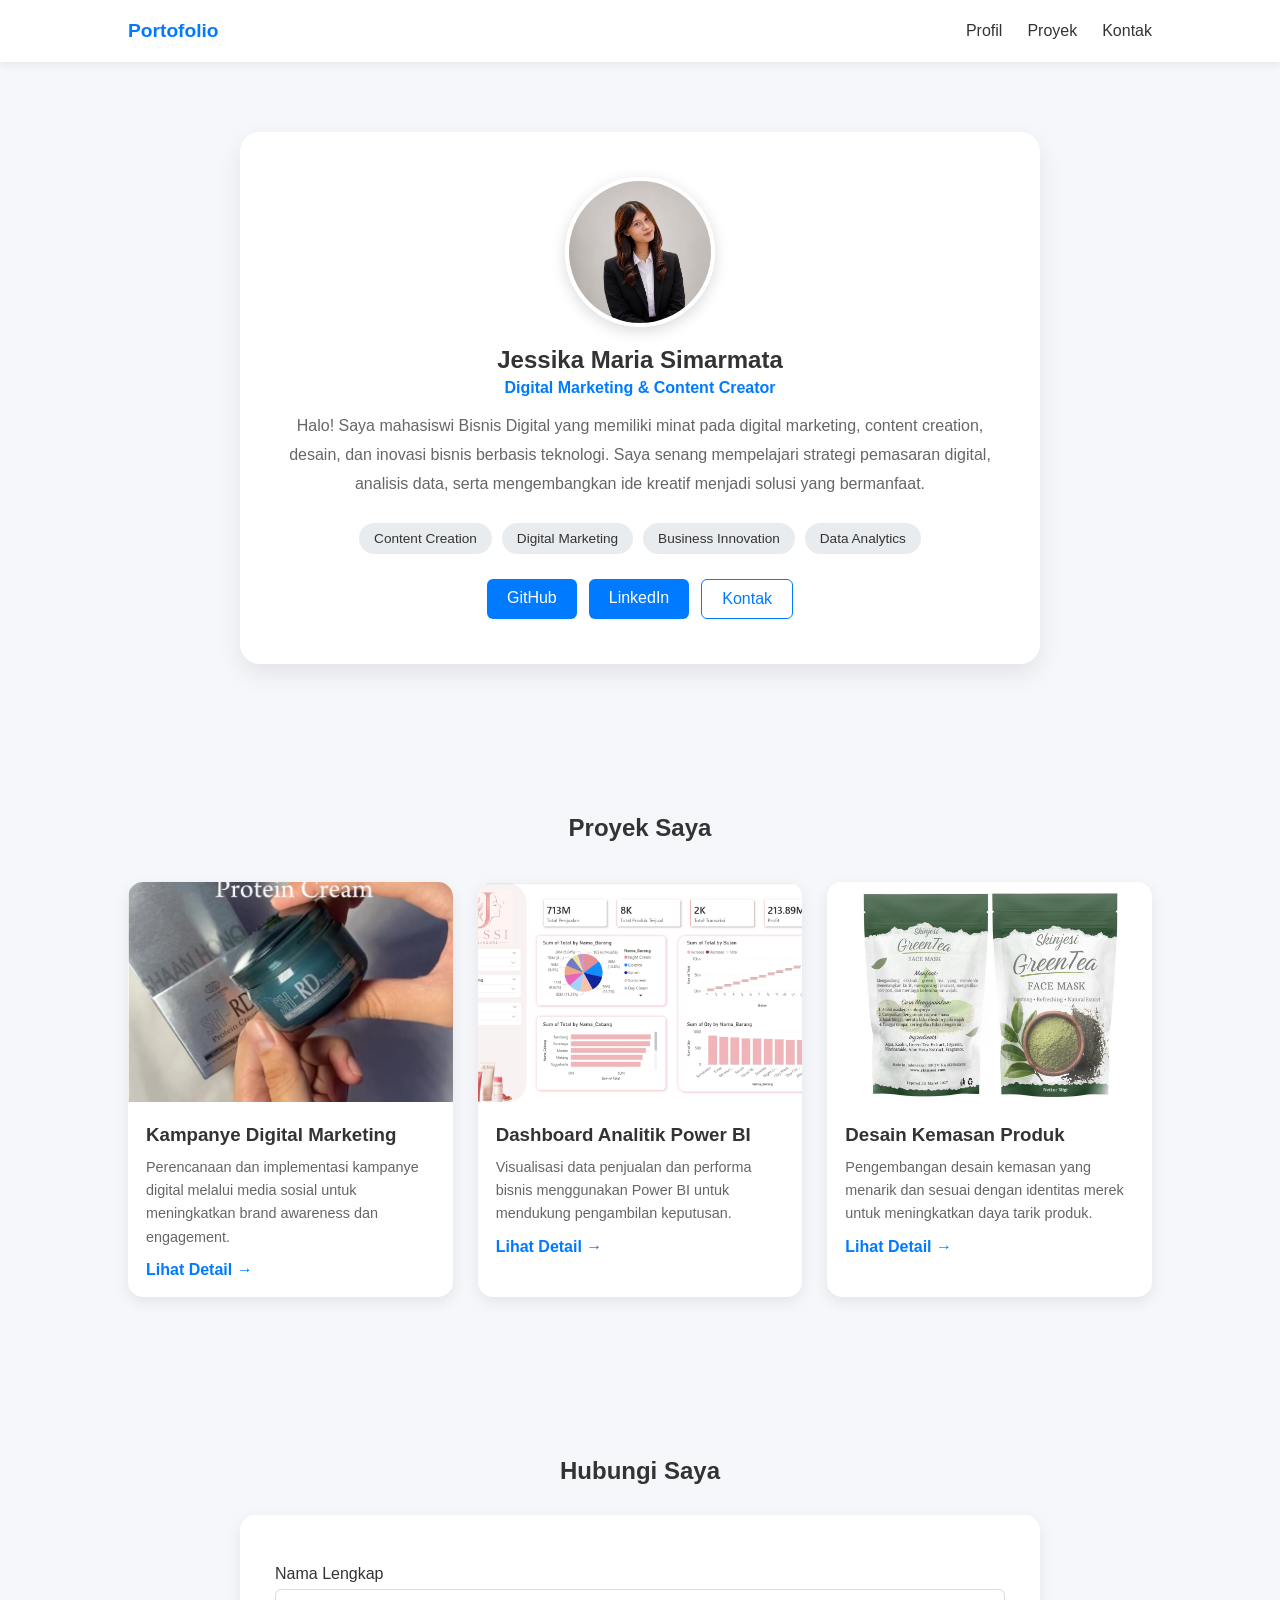
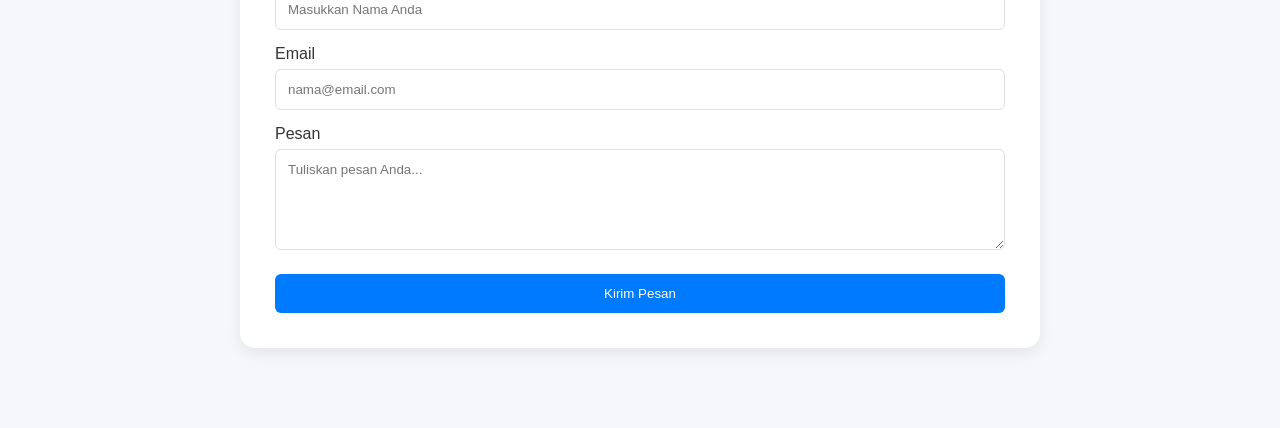
<file: praktikum_web_portofolio/index.html>
<!DOCTYPE html>
<html lang="id">
<head>
    <meta charset="UTF-8">
    <meta name="viewport" content="width=device-width, initial-scale=1.0">
    <title>Portofolio Jessika Maria Simarmata</title>
    <link rel="stylesheet" href="style.css">
</head>
<body>

    <header>
        <nav class="navbar">
            <div class="logo">Portofolio</div>

            <ul class="nav-links">
                <li><a href="#profil">Profil</a></li>
                <li><a href="#projects">Proyek</a></li>
                <li><a href="#contact">Kontak</a></li>
            </ul>
        </nav>
    </header>

    <section id="profil" class="hero">
        <div class="card">

            <img src="images/poto-profil.PNG" alt="Foto Profil" class="avatar">

            <h1>Jessika Maria Simarmata</h1>

            <p class="subtitle">
                Digital Marketing & Content Creator
            </p>

            <p class="bio">
                Halo! Saya mahasiswi Bisnis Digital yang memiliki minat pada digital marketing,
                content creation, desain, dan inovasi bisnis berbasis teknologi.
                Saya senang mempelajari strategi pemasaran digital, analisis data,
                serta mengembangkan ide kreatif menjadi solusi yang bermanfaat.
            </p>

            <div class="skills">
                <span class="badge">Content Creation</span>
                <span class="badge">Digital Marketing</span>
                <span class="badge">Business Innovation</span>
                <span class="badge">Data Analytics</span>
            </div>

            <div class="links">
                <a href="https://github.com/jessicamaria19" target="_blank" class="btn">
                    GitHub
                </a>

                <a href="https://www.linkedin.com/in/jessika-maria-simarmata-0656793bb"
                    target="_blank"
                    class="btn">
                    LinkedIn
                </a>

                <a href="mailto:jessicamaria1917@gmail.com"
                    class="btn btn-outline">
                    Kontak
                </a>
            </div>

        </div>
    </section>

    <section id="projects" class="projects">

        <h2>Proyek Saya</h2>

        <div class="project-grid">

            <div class="project-card">
                <img src="images/digital marketing.png" alt="Digital Marketing">

                <div class="project-content">
                    <h3>Kampanye Digital Marketing</h3>

                    <p>
                        Perencanaan dan implementasi kampanye digital melalui
                        media sosial untuk meningkatkan brand awareness dan engagement.
                    </p>

                    <a href="#">Lihat Detail →</a>
                </div>
            </div>

            <div class="project-card">
                <img src="images/power bi.png" alt="Power BI">

                <div class="project-content">
                    <h3>Dashboard Analitik Power BI</h3>

                    <p>
                        Visualisasi data penjualan dan performa bisnis menggunakan
                        Power BI untuk mendukung pengambilan keputusan.
                    </p>

                    <a href="#">Lihat Detail →</a>
                </div>
            </div>

            <div class="project-card">
                <img src="images/desain kemasan.jpeg" alt="Desain Kemasan">

                <div class="project-content">
                    <h3>Desain Kemasan Produk</h3>

                    <p>
                        Pengembangan desain kemasan yang menarik dan sesuai
                        dengan identitas merek untuk meningkatkan daya tarik produk.
                    </p>

                    <a href="#">Lihat Detail →</a>
                </div>
            </div>

        </div>

    </section>

    <section id="contact" class="contact">

        <h2>Hubungi Saya</h2>

        <form class="contact-form">

            <label for="nama">Nama Lengkap</label>
            <input
                type="text"
                id="nama"
                placeholder="Masukkan Nama Anda"
                required>

            <label for="email">Email</label>
            <input
                type="email"
                id="email"
                placeholder="nama@email.com"
                required>

            <label for="pesan">Pesan</label>
            <textarea
                id="pesan"
                rows="5"
                placeholder="Tuliskan pesan Anda..."
                required></textarea>

            <button type="submit">Kirim Pesan</button>

        </form>

    </section>

</body>
</html>
</file>
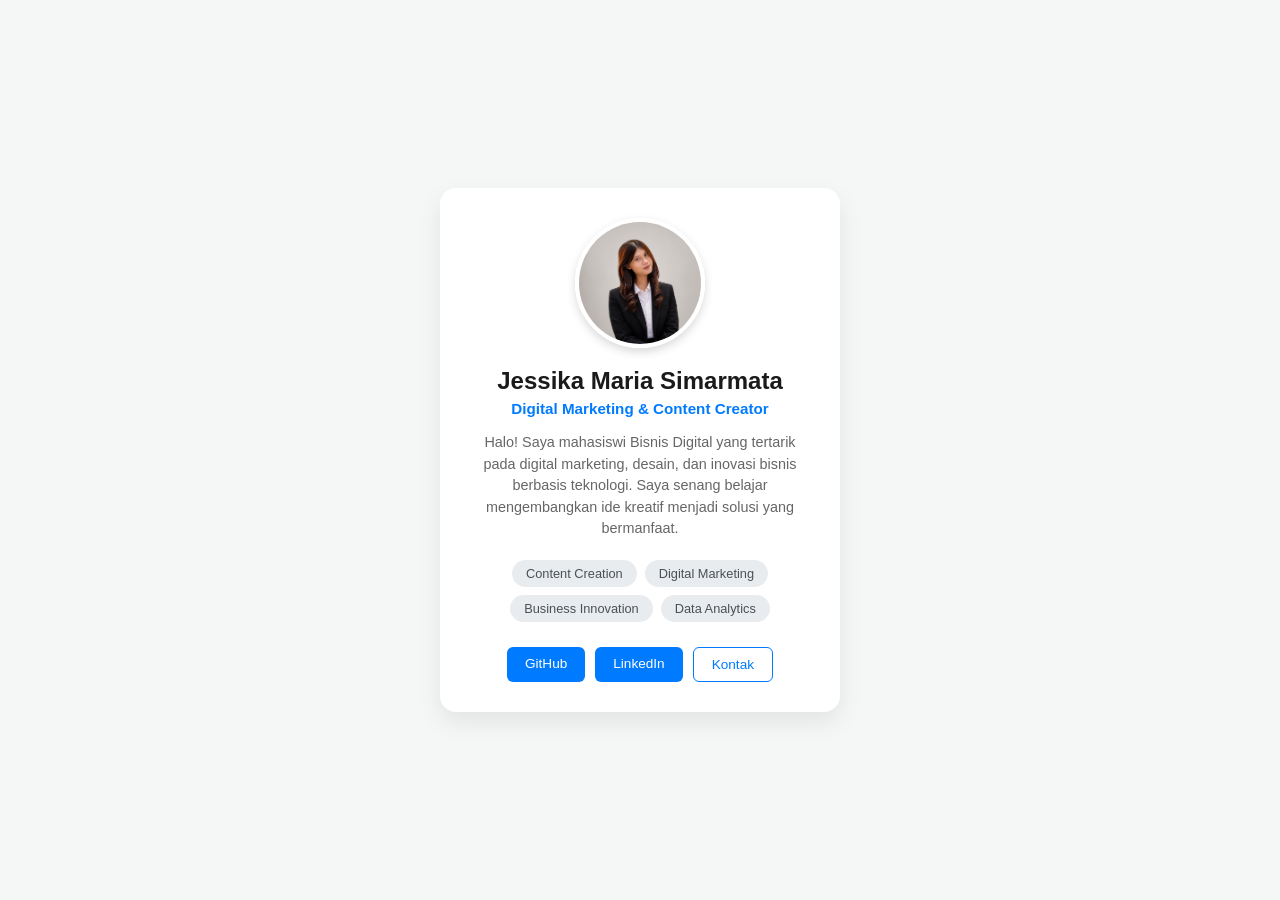
<file: praktikum_web_profil/index.html>
<!DOCTYPE html>
<html lang="id">
<head>
    <meta charset="UTF-8">
    <meta name="viewport" content="width=device-width, initial-scale=1.0">
    <title>Profil Saya</title>
    <link rel="stylesheet" href="style.css">
</head>
<body>
    <div class="card">
        <img src="images/poto-profil.PNG" alt="Foto Profil" class="avatar">

        <h1>Jessika Maria Simarmata</h1>
        <p class="subtitle">Digital Marketing & Content Creator</p>

        <p class="bio">
         Halo! Saya mahasiswi Bisnis Digital yang tertarik pada digital marketing, desain, dan inovasi bisnis berbasis teknologi. Saya senang belajar mengembangkan ide kreatif menjadi solusi yang bermanfaat.
        </p>
        </p>

        <div class="skills">
            <span class="badge">Content Creation</span>
            <span class="badge">Digital Marketing</span>
            <span class="badge">Business Innovation</span>
            <span class="badge">Data Analytics</span>
        </div>

        <div class="links">
            <a href="https://github.com/jessicamaria19" target="_blank" class="btn">GitHub</a>
            <a href="https://www.linkedin.com/in/jessika-maria-simarmata-0656793bb" target="_blank" class="btn">LinkedIn</a>
            <a href="mailto:jessicamaria1917@gmail.com" class="btn btn-outline">Kontak</a>
        </div>
    </div>
</body>
</html>
</file>
<file: praktikum_web_portofolio/style.css>
*{
    margin:0;
    padding:0;
    box-sizing:border-box;
    font-family:'Segoe UI',sans-serif;
    scroll-behavior:smooth;
}

body{
    background:#f5f7fa;
    color:#333;
}


.navbar{
    display:flex;
    justify-content:space-between;
    align-items:center;
    padding:20px 10%;
    background:#fff;
    box-shadow:0 2px 10px rgba(0,0,0,.08);
    position:sticky;
    top:0;
    z-index:100;
}

.logo{
    font-size:1.2rem;
    font-weight:bold;
    color:#007bff;
}

.nav-links{
    list-style:none;
    display:flex;
    gap:25px;
}

.nav-links a{
    text-decoration:none;
    color:#333;
    font-weight:500;
    transition:.3s;
}

.nav-links a:hover{
    color:#007bff;
}


.hero{
    display:flex;
    justify-content:center;
    align-items:center;
    padding:70px 20px;
}

.card{
    background:#fff;
    width:100%;
    max-width:800px;
    text-align:center;
    padding:45px;
    border-radius:20px;
    box-shadow:0 10px 25px rgba(0,0,0,.08);
}

.avatar{
    width:150px;
    height:150px;
    border-radius:50%;
    object-fit:cover;
    border:4px solid white;
    box-shadow:0 4px 15px rgba(0,0,0,.15);
    transition:.3s;
}

.avatar:hover{
    transform:scale(1.05);
}

h1{
    margin-top:15px;
    margin-bottom:5px;
}

.subtitle{
    color:#007bff;
    font-weight:600;
    margin-bottom:15px;
}

.bio{
    color:#666;
    line-height:1.8;
    margin-bottom:25px;
}

.skills{
    display:flex;
    justify-content:center;
    gap:10px;
    flex-wrap:wrap;
    margin-bottom:25px;
}

.badge{
    background:#e9ecef;
    padding:8px 15px;
    border-radius:20px;
    font-size:.85rem;
    transition:.3s;
}

.badge:hover{
    background:#007bff;
    color:white;
}

.links{
    display:flex;
    justify-content:center;
    gap:12px;
}

.btn{
    text-decoration:none;
    background:#007bff;
    color:white;
    padding:10px 20px;
    border-radius:6px;
    transition:.3s;
}

.btn:hover{
    background:#0056b3;
}

.btn-outline{
    background:transparent;
    border:1px solid #007bff;
    color:#007bff;
}

.btn-outline:hover{
    background:#007bff;
    color:white;
}


.projects{
    padding:80px 10%;
}

.projects h2{
    text-align:center;
    margin-bottom:40px;
}

.project-grid{
    display:grid;
    grid-template-columns:repeat(3,1fr);
    gap:25px;
}

.project-card{
    background:white;
    border-radius:15px;
    overflow:hidden;
    box-shadow:0 5px 15px rgba(0,0,0,.08);
    transition:.3s;
}

.project-card:hover{
    transform:translateY(-8px);
}

.project-card img{
    width:100%;
    height:220px;
    object-fit:cover;
}

.project-content{
    padding:18px;
}

.project-content h3{
    margin-bottom:10px;
}

.project-content p{
    color:#666;
    font-size:.9rem;
    line-height:1.6;
}

.project-content a{
    display:inline-block;
    margin-top:12px;
    text-decoration:none;
    color:#007bff;
    font-weight:600;
}


.contact{
    padding:80px 10%;
}

.contact h2{
    text-align:center;
    margin-bottom:30px;
}

.contact-form{
    max-width:800px;
    margin:auto;
    background:white;
    padding:35px;
    border-radius:15px;
    box-shadow:0 5px 15px rgba(0,0,0,.08);
}

.contact-form label{
    display:block;
    margin-bottom:6px;
    margin-top:15px;
}

.contact-form input,
.contact-form textarea{
    width:100%;
    padding:12px;
    border:1px solid #ddd;
    border-radius:6px;
}

.contact-form button{
    width:100%;
    margin-top:20px;
    padding:12px;
    border:none;
    background:#007bff;
    color:white;
    border-radius:6px;
    cursor:pointer;
    transition:.3s;
}

.contact-form button:hover{
    background:#0056b3;
}


@media (max-width:768px){

    .navbar{
        flex-direction:column;
        gap:15px;
    }

    .project-grid{
        grid-template-columns:1fr;
    }

    .links{
        flex-direction:column;
    }

    .btn{
        width:100%;
    }

    .card{
        padding:30px;
    }
}
</file>
<file: praktikum_web_profil/style.css>
* {
    margin: 0;
    padding: 0;
    box-sizing: border-box;
    font-family: 'Segoe UI', Tahoma, Geneva, Verdana, sans-serif;
}

body {
    background-color: #f4f7f6;
    color: #333;
    display: flex;
    justify-content: center;
    align-items: center;
    min-height: 100vh;
    padding: 20px;
}

.card {
    background: #ffffff;
    max-width: 400px;
    width: 100%;
    padding: 30px;
    border-radius: 16px;
    box-shadow: 0 10px 25px rgba(0, 0, 0, 0.08);
    text-align: center;
}

.avatar {
    width: 130px;
    height: 130px;
    border-radius: 50%;
    object-fit: cover; 
    margin-bottom: 15px;
    border: 4px solid #ffffff;
    box-shadow: 0 4px 10px rgba(0, 0, 0, 0.15);
}

h1 {
    font-size: 1.5rem;
    margin-bottom: 5px;
    color: #1a1a1a;
}

.subtitle {
    font-size: 0.95rem;
    color: #007bff;
    margin-bottom: 15px;
    font-weight: 600;
}

.bio {
    font-size: 0.9rem;
    line-height: 1.5;
    color: #666;
    margin-bottom: 20px;
}

.skills {
    display: flex;
    justify-content: center;
    gap: 8px;
    margin-bottom: 25px;
    flex-wrap: wrap;
}

.badge {
    background-color: #e9ecef;
    color: #495057;
    padding: 6px 14px;
    border-radius: 20px;
    font-size: 0.8rem;
    font-weight: 500;
}

.links {
    display: flex;
    gap: 10px;
    justify-content: center;
}

.btn {
    text-decoration: none;
    color: #fff;
    background-color: #007bff;
    padding: 9px 18px;
    border-radius: 6px;
    font-size: 0.85rem;
    font-weight: 500;
    transition: background-color 0.2s ease, color 0.2s ease;
}

.btn:hover {
    background-color: #0056b3;
}

.btn-outline {
    background-color: transparent;
    color: #007bff;
    border: 1px solid #007bff;
}

.btn-outline:hover {
    background-color: #007bff;
    color: #fff;
}
</file>
